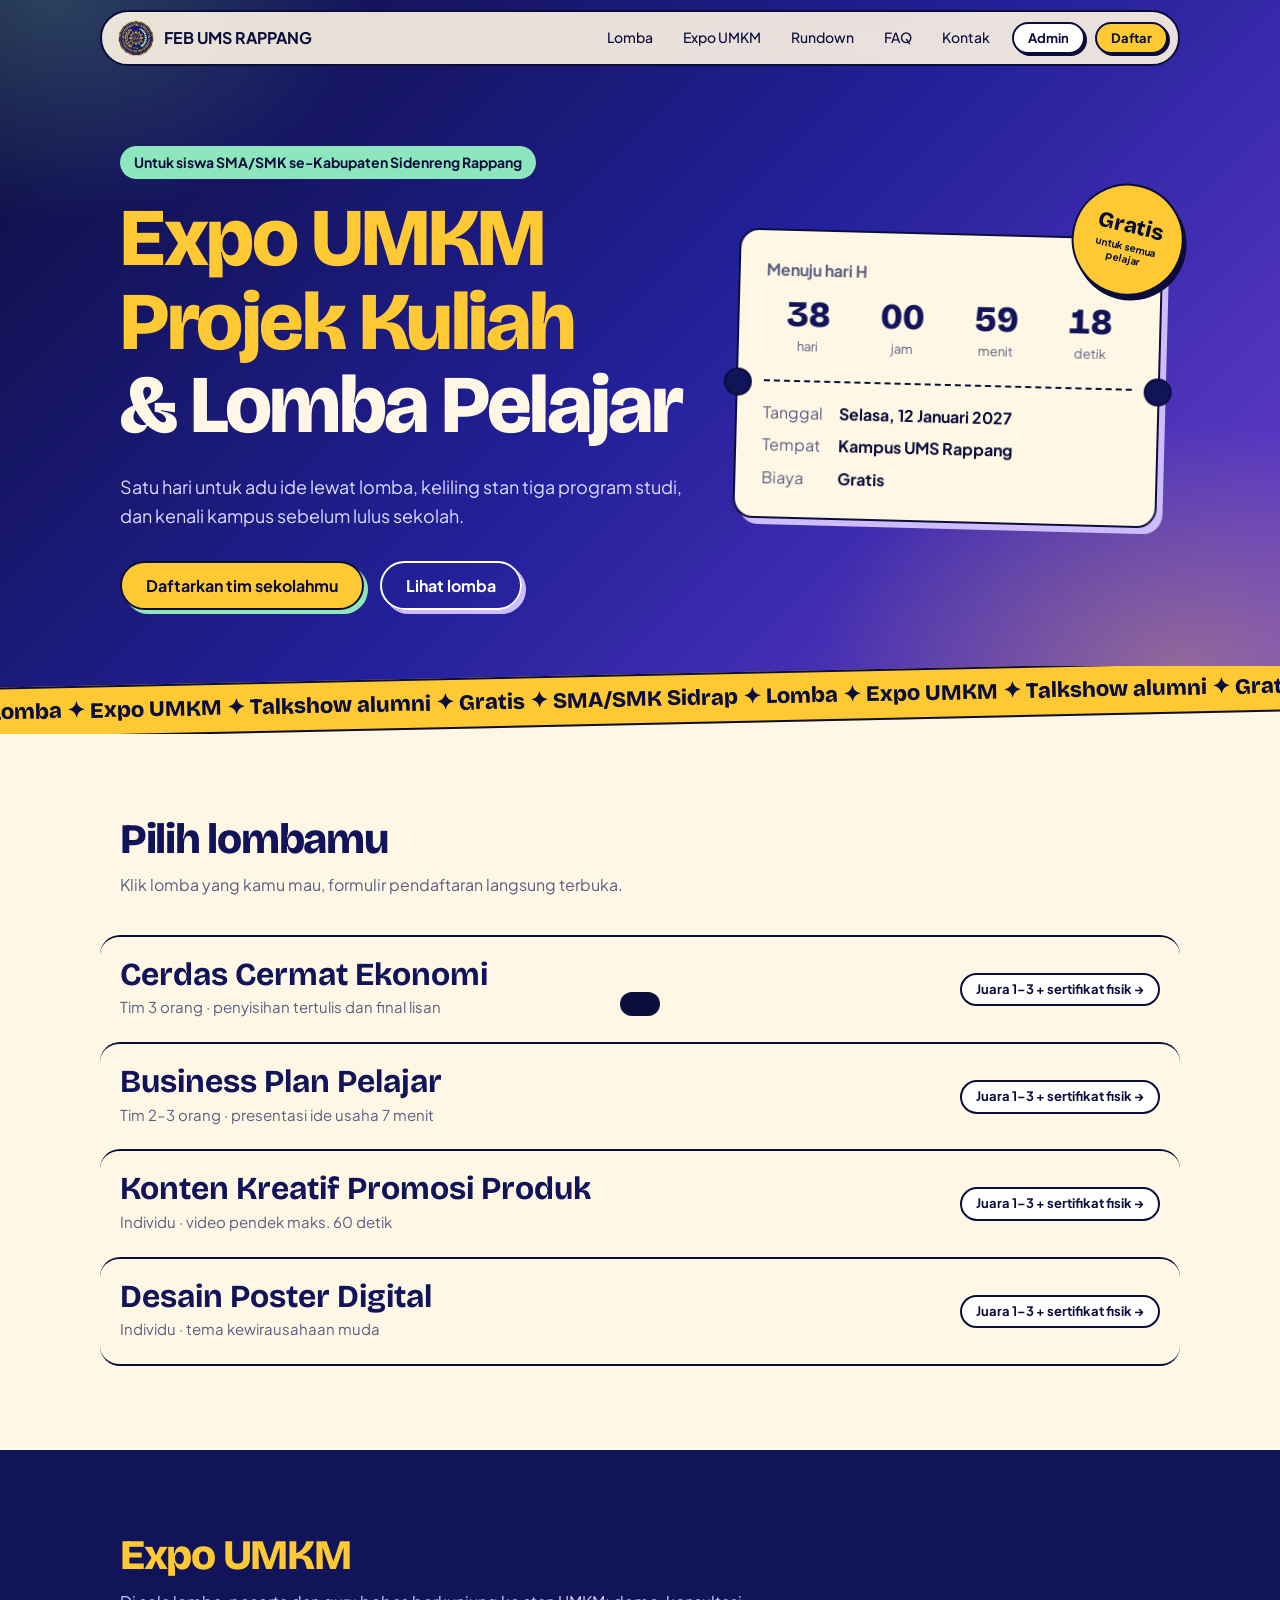
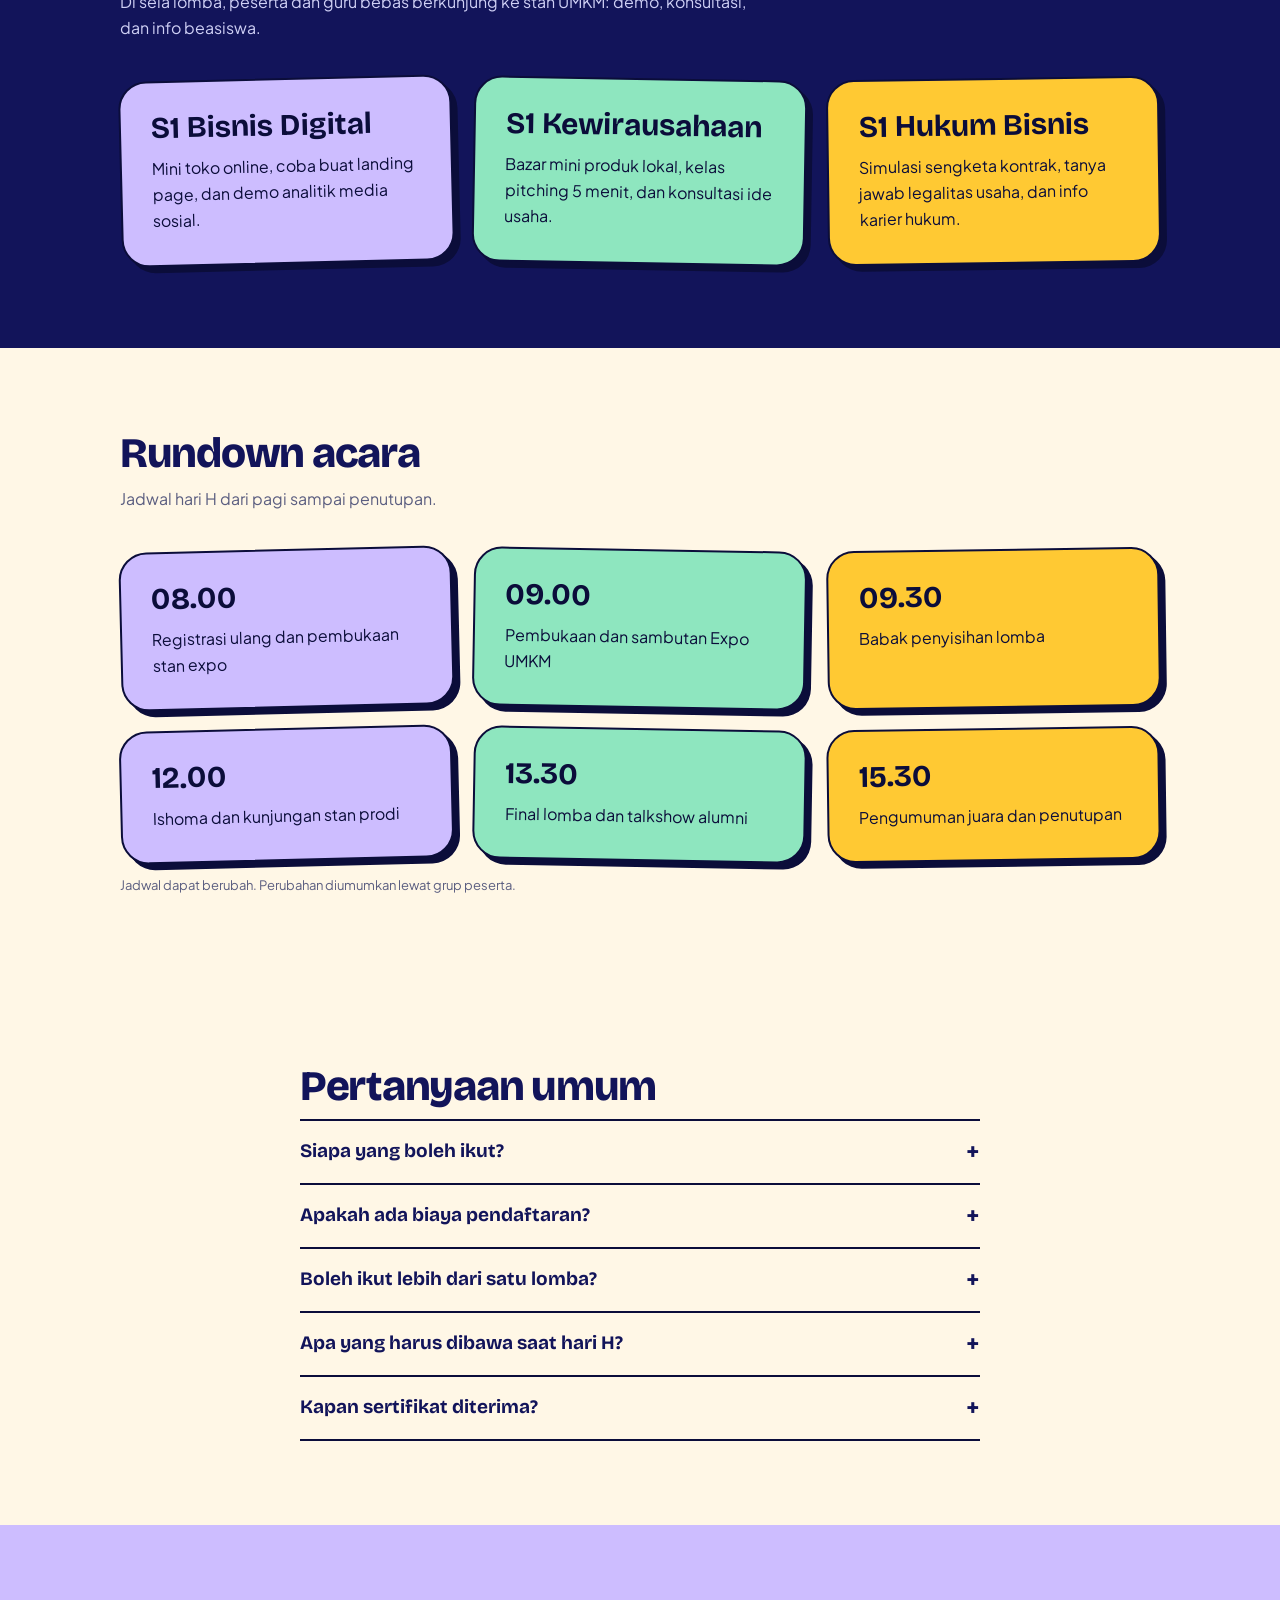
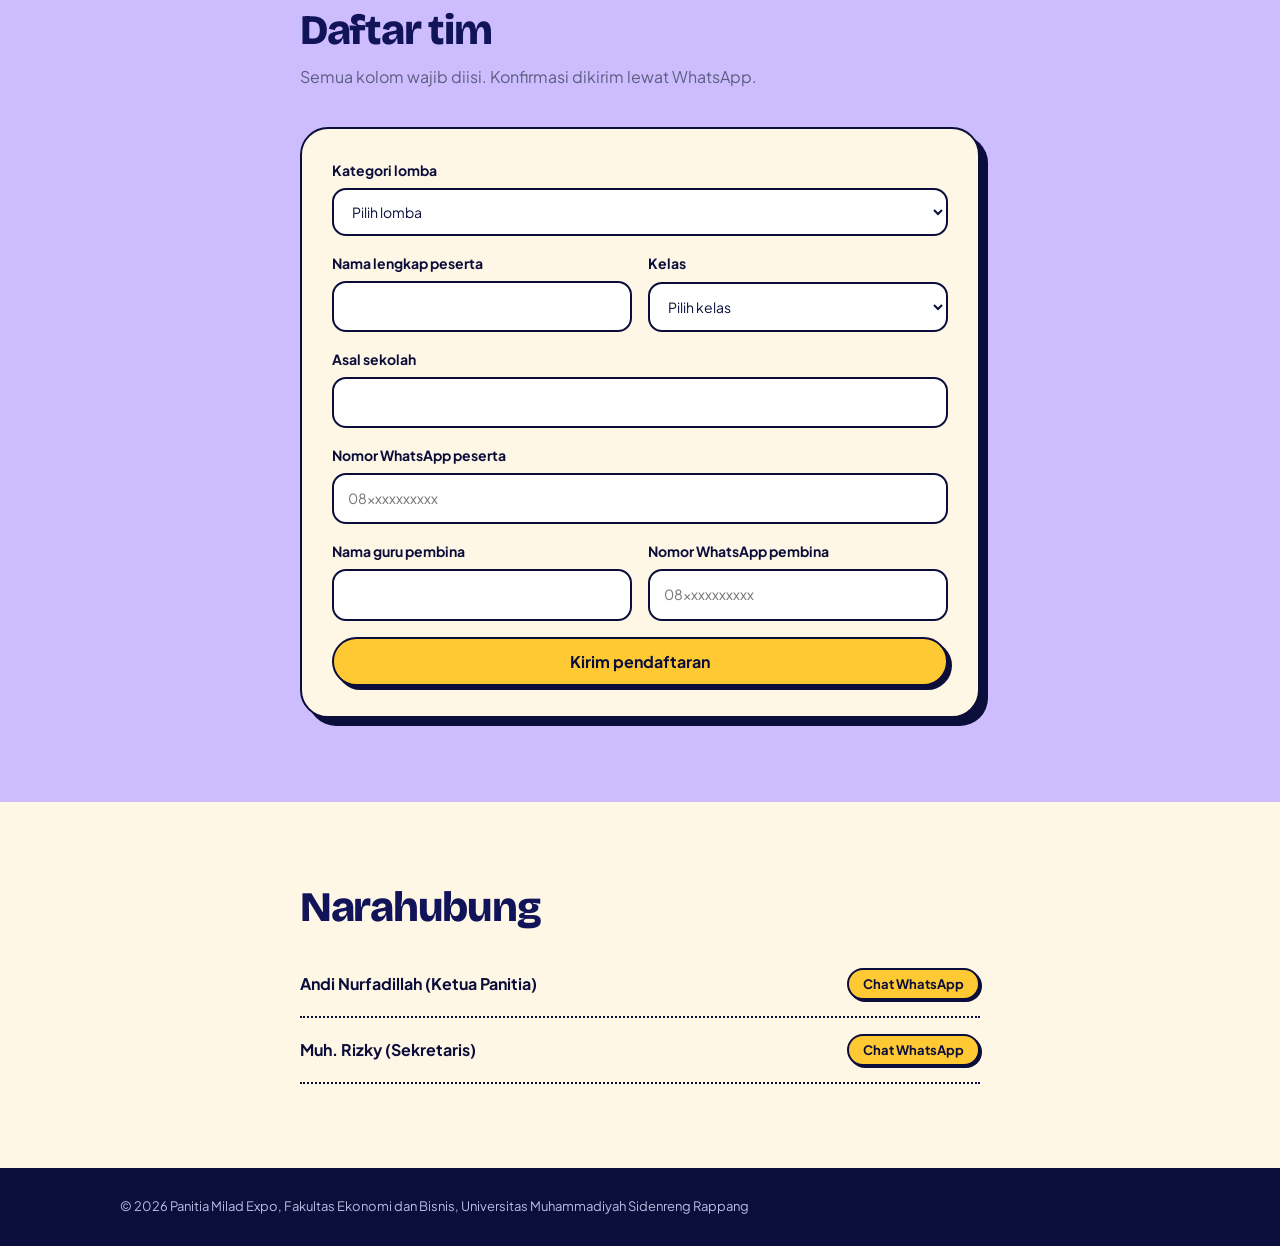
<file: index.html>
<!DOCTYPE html>
<html lang="id">
<head>
<meta charset="UTF-8">
<meta name="viewport" content="width=device-width, initial-scale=1">
<meta name="theme-color" content="#12145a">
<title>Expo UMKM, Projek Kuliah & Lomba Pelajar 2026 | FEB UMS Rappang</title>
<meta name="description" content="Expo UMKM, Projek Kuliah & Lomba Pelajar 2026 | FEB UMS Rappang">
<link rel="preconnect" href="https://fonts.googleapis.com">
<link rel="preconnect" href="https://fonts.gstatic.com" crossorigin>
<link href="https://fonts.googleapis.com/css2?family=Bricolage+Grotesque:wght@600;800&family=Plus+Jakarta+Sans:wght@400;500;700&display=swap" rel="stylesheet">
<link rel="stylesheet" href="css/style.css">
</head>
<body>
<header class="bar">
  <a class="brand" href="#top"><img src="assets/logo_umsr.png" alt="Logo UMS Rappang" width="36" height="36"><span id="namaHima">FEB UMS RAPPANG</span></a>
  <nav id="nav"><a href="#lomba">Lomba</a><a href="#expo">Expo UMKM</a><a href="#rundown">Rundown</a><a href="#faq">FAQ</a><a href="#kontak">Kontak</a></nav>
  <a class="btn btn-sm btn-out" href="admin.html">Admin</a>
  <a class="btn btn-sm" href="#daftar">Daftar</a>
  <button class="menu-btn" id="menuBtn" type="button" aria-label="Buka menu" aria-expanded="false" aria-controls="nav">☰</button>
</header>

<main id="top">
<section class="hero">
  <div class="wrap hero-grid">
    <div>
      <p class="kicker">Untuk siswa SMA/SMK se-Kabupaten Sidenreng Rappang</p>
      <h1><span>Expo UMKM</span><span>Projek Kuliah</span><span class="o">&amp; Lomba Pelajar</span></h1>
      <p class="lead">Satu hari untuk adu ide lewat lomba, keliling stan tiga program studi, dan kenali kampus sebelum lulus sekolah.</p>
      <div class="cta"><a class="btn" href="#daftar">Daftarkan tim sekolahmu</a><a class="btn btn-ghost" href="#lomba">Lihat lomba</a></div>
    </div>
    <aside class="tiket" aria-label="Info acara">
      <div class="stiker" aria-hidden="true">Gratis<small>untuk semua pelajar</small></div>
      <p class="tiket-judul">Menuju hari H</p>
      <div class="cd" id="cd"><div><b id="cdH">00</b>hari</div><div><b id="cdJ">00</b>jam</div><div><b id="cdM">00</b>menit</div><div><b id="cdD">00</b>detik</div></div>
      <dl><dt>Tanggal</dt><dd id="infoTgl">-</dd><dt>Tempat</dt><dd>Kampus UMS Rappang</dd><dt>Biaya</dt><dd>Gratis</dd></dl>
    </aside>
  </div>
</section>

<div class="marquee-wrap"><div class="marquee" aria-hidden="true"><div>Lomba ✦ Expo UMKM ✦ Talkshow alumni ✦ Gratis ✦ SMA/SMK Sidrap ✦ Lomba ✦ Expo UMKM ✦ Talkshow alumni ✦ Gratis ✦ SMA/SMK Sidrap ✦ Lomba ✦ Expo UMKM ✦ Talkshow alumni ✦ Gratis ✦ SMA/SMK Sidrap ✦ Lomba ✦ Expo UMKM ✦ Talkshow alumni ✦ Gratis ✦ SMA/SMK Sidrap ✦ Lomba ✦ Expo UMKM ✦ Talkshow alumni ✦ Gratis ✦ SMA/SMK Sidrap ✦ </div></div></div>

<section id="lomba" class="blok">
  <div class="wrap">
    <h2>Pilih lombamu</h2>
    <p class="sub">Klik lomba yang kamu mau, formulir pendaftaran langsung terbuka.</p>
    <div class="lomba" id="listLomba"></div>
  </div>
</section>

<section id="expo" class="blok gelap">
  <div class="wrap">
    <h2>Expo UMKM</h2>
    <p class="sub">Di sela lomba, peserta dan guru bebas berkunjung ke stan UMKM: demo, konsultasi, dan info beasiswa.</p>
    <div class="prodi" id="listProdi"></div>
  </div>
</section>

<section id="rundown" class="blok">
  <div class="wrap">
    <h2>Rundown acara</h2>
    <p class="sub">Jadwal hari H dari pagi sampai penutupan.</p>
    <div class="prodi" id="listRundown"></div>
    <p class="hint">Jadwal dapat berubah. Perubahan diumumkan lewat grup peserta.</p>
  </div>
</section>

<section id="faq" class="blok">
  <div class="wrap narrow">
    <h2>Pertanyaan umum</h2>
    <div id="listFaq"></div>
  </div>
</section>

<section id="daftar" class="blok kuning">
  <div class="wrap narrow">
    <h2>Daftar tim</h2>
    <p class="sub" id="stDaftar">Semua kolom wajib diisi. Konfirmasi dikirim lewat WhatsApp.</p>

    <div class="form-wrap" id="formWrap">
      <form id="form" novalidate>
        <label>Kategori lomba<select name="lomba" id="selLomba" required></select></label>
        <div class="dua">
          <label><span id="lblNama">Nama lengkap peserta</span><input name="nama" required autocomplete="name"></label>
          <label>Kelas<select name="kelas" required><option value="">Pilih kelas</option><option>X</option><option>XI</option><option>XII</option></select></label>
        </div>
        <label>Asal sekolah<input name="sekolah" required autocomplete="organization"></label>
        <label>Nomor WhatsApp peserta<input name="wa" type="tel" required inputmode="tel" placeholder="08xxxxxxxxxx"></label>
        <div id="boxTim" hidden>
          <label>Anggota tim <span class="hint" id="hintTim"></span><textarea name="anggota" rows="2" placeholder="Contoh: Dinda, Fajar"></textarea></label>
        </div>
        <div class="dua">
          <label>Nama guru pembina<input name="pembina" required></label>
          <label>Nomor WhatsApp pembina<input name="wapembina" type="tel" required inputmode="tel" placeholder="08xxxxxxxxxx"></label>
        </div>
        <input name="catatan" tabindex="-1" autocomplete="off" aria-hidden="true" style="position:absolute;left:-9999px">
        <button class="btn" id="kirim" type="submit">Kirim pendaftaran</button>
      </form>

      <div class="tutup-box" id="tutupBox" hidden>
        <div>
          <h3>Pendaftaran Belum Dibuka</h3>
          <p>Terima kasih atas antusiasmenya. Pendaftaran lomba belum dibuka.</p>
        </div>
      </div>
    </div>
  </div>
</section>


<section id="kontak" class="blok">
  <div class="wrap narrow">
    <h2>Narahubung</h2>
    <ul class="kontak" id="listKontak"></ul>
  </div>
</section>
</main>

<footer><div class="wrap">© 2026 Panitia Milad Expo, Fakultas Ekonomi dan Bisnis, Universitas Muhammadiyah Sidenreng Rappang</div></footer>
<div class="toast" id="toast" role="status" aria-live="polite"></div>
<script src="js/config.js"></script>
<script src="js/main.js"></script>
</body>
</html>
</file>
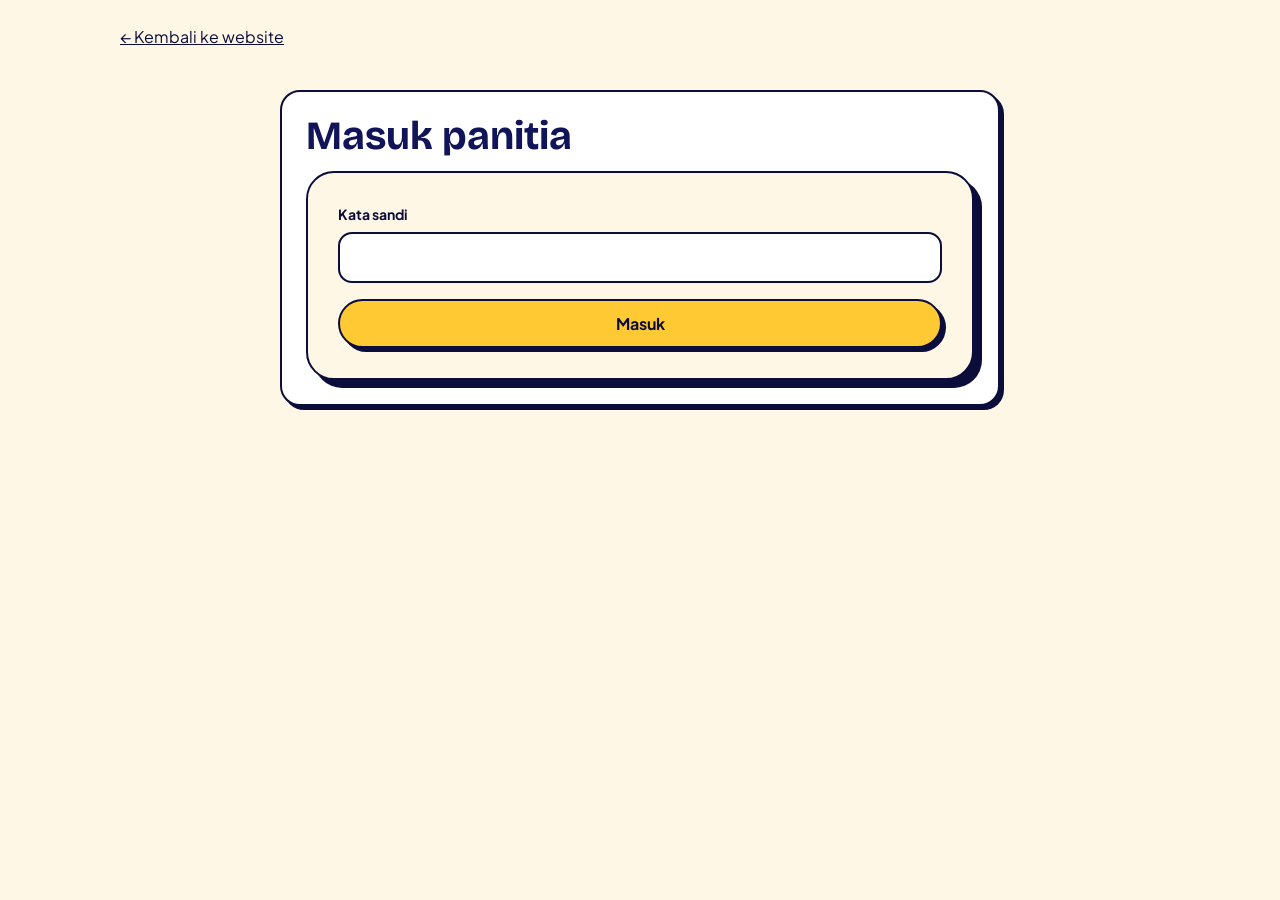
<file: admin.html>
<!DOCTYPE html>
<html lang="id">
<head>
  <meta charset="UTF-8">
  <meta name="viewport" content="width=device-width, initial-scale=1">
  <meta name="theme-color" content="#12145a">
  <title>Panel panitia | Milad Expo 2026</title>
  <meta name="robots" content="noindex">
  <link href="https://fonts.googleapis.com/css2?family=Bricolage+Grotesque:wght@600;800&family=Plus+Jakarta+Sans:wght@400;500;700&display=swap" rel="stylesheet">
  <link rel="stylesheet" href="css/style.css">
</head>
<body class="adm">
<div class="wrap">
  <p class="back"><a href="index.html">← Kembali ke website</a></p>

  <section id="login" class="kartu narrow">
    <h1>Masuk panitia</h1>
    <p class="hint" id="noteLogin" hidden>Mode demo: sandi admin123</p>
    <p class="galat" id="galat" role="alert" hidden></p>
    <form id="fLogin">
      <label>Kata sandi<input type="password" id="pw" required autocomplete="current-password"></label>
      <button class="btn" type="submit">Masuk</button>
    </form>
  </section>

  <section id="dash" hidden>
    <div class="adm-head">
      <h1>Data pendaftar</h1>
      <div>
        <button class="btn btn-sm" id="csv">Unduh CSV</button>
        <button class="btn btn-sm btn-out" id="muat">Segarkan</button>
        <button class="btn btn-sm btn-out" id="keluar">Keluar</button>
      </div>
    </div>
    <p class="hint" id="noteDemo" hidden>Mode demo: data contoh + pendaftaran dari browser ini. Perubahan tersimpan di browser.</p>

    <div class="kartu" style="display:flex;gap:12px;align-items:center;justify-content:space-between;flex-wrap:wrap;margin:12px 0">
  <p id="stBuka" style="margin:0"><b>Status pendaftaran:</b> memuat...</p>
  <button class="btn btn-sm" id="toggleDaftar" type="button">Ubah status</button>
</div>

    <div class="stats" id="stats"></div>
    <div class="dua-kol">
      <div class="kartu"><h2>Per lomba</h2><div id="barLomba"></div></div>
      <div class="kartu"><h2>Sekolah terbanyak</h2><div id="barSekolah"></div></div>
    </div>

    <div class="filter">
      <input id="cari" placeholder="Cari sekolah, peserta, atau pembina" aria-label="Cari">
      <select id="fLomba" aria-label="Filter lomba"></select>
      <select id="fKonf" aria-label="Filter konfirmasi">
        <option value="">Semua pendaftar</option>
        <option value="Belum">Belum dikonfirmasi</option>
        <option value="Sudah">Sudah dikonfirmasi</option>
      </select>
    </div>
    <p class="hint">Tandai "dikonfirmasi" setelah panitia menghubungi peserta lewat WhatsApp. Peserta tidak menerima notifikasi otomatis.</p>
    <p class="hint" id="info"></p>

    <div class="scroll">
      <table class="tb">
        <thead><tr><th>Waktu</th><th>Lomba</th><th>Sekolah</th><th>Peserta</th><th>Konfirmasi</th><th>Aksi</th></tr></thead>
        <tbody id="tbody"></tbody>
      </table>
    </div>
    <button class="btn btn-out more" id="more" type="button" hidden>Tampilkan lagi</button>
  </section>
</div>
<div class="toast" id="toast" role="status"></div>
<script src="js/config.js"></script>
<script src="js/admin.js"></script>
<script>
  // Jika admin.js gagal berjalan (misalnya versi file tidak cocok), tampilkan petunjuk
  window.addEventListener("load", function () {
    if (window.adminSiap) return;
    var g = document.getElementById("galat");
    g.hidden = false;
    g.textContent = "Script admin gagal berjalan. Pastikan admin.html, js/admin.js, dan js/config.js sama-sama versi terbaru, lalu tekan Ctrl+F5. Detail error ada di Console (F12).";
  });
</script>
</body>
</html>
</file>
<file: css/style.css>
/* ==========================================================================
   Milad Expo & Lomba Pelajar 2026 - Stylesheet
   Daftar isi:
   1. Variabel & reset     6. Seksi umum, lomba, kartu
   2. Navbar               7. FAQ, form, kontak, footer
   3. Tombol               8. Admin
   4. Hero                 9. Responsif (tablet, HP) & aksesibilitas
   5. Marquee
   ========================================================================== */

/* ---------- 1. Variabel & reset ---------- */
:root {
  --navy: #12145a;
  --ink: #0b0d3a;
  --cream: #fff7e6;
  --gold: #ffc933;
  --mint: #8ee6bf;
  --lilac: #cdbdff;
  --mut: #5b5e80;
  --r: 20px;
  --sh: 4px 4px 0 var(--ink);
}

* {
  box-sizing: border-box;
  margin: 0;
  padding: 0;
}
html {
  scroll-behavior: smooth;
  scroll-padding-top: 90px;
}
body {
  font:
    16px/1.65 "Plus Jakarta Sans",
    system-ui,
    sans-serif;
  color: var(--ink);
  background: var(--cream);
  overflow-x: clip;
}
img {
  max-width: 100%;
}
h1,
h2,
h3 {
  font-family: "Bricolage Grotesque", system-ui, sans-serif;
  line-height: 1.02;
}
a {
  color: inherit;
}
[hidden] {
  display: none !important;
}
:focus-visible {
  outline: 3px solid var(--gold);
  outline-offset: 3px;
}

.wrap {
  max-width: 1080px;
  margin: 0 auto;
  padding: 0 20px;
}
.narrow {
  max-width: 720px;
}
.hint {
  font-size: 13px;
  font-weight: 400;
  color: var(--mut);
}
p.hint {
  margin-top: 14px;
}
.chip {
  display: inline-block;
  background: #fff;
  color: var(--ink);
  border: 2px solid var(--ink);
  font-weight: 700;
  font-size: 13px;
  padding: 4px 14px;
  border-radius: 99px;
}

/* ---------- 2. Navbar ---------- */
.bar {
  position: sticky;
  top: 10px;
  z-index: 20;
  display: flex;
  align-items: center;
  gap: 10px;
  width: min(1080px, calc(100% - 24px));
  margin: 10px auto;
  padding: 8px 10px 8px 16px;
  background: rgba(255, 247, 230, 0.9);
  backdrop-filter: blur(10px);
  border: 2px solid var(--ink);
  border-radius: 99px;
}
.brand {
  display: flex;
  align-items: center;
  gap: 10px;
  margin-right: auto;
  font-weight: 700;
  text-decoration: none;
}
.brand img {
  height: 36px;
  width: 36px;
  object-fit: contain;
}
.bar nav {
  display: flex;
  gap: 6px;
}
.bar nav a {
  padding: 6px 12px;
  font-size: 14px;
  font-weight: 500;
  text-decoration: none;
  border-radius: 99px;
}
.bar nav a:hover {
  background: var(--lilac);
}
.menu-btn {
  display: none;
}

/* ---------- 3. Tombol ---------- */
.btn {
  display: inline-block;
  background: var(--gold);
  color: var(--ink);
  font:
    700 16px "Plus Jakarta Sans",
    sans-serif;
  padding: 12px 24px;
  border: 2px solid var(--ink);
  border-radius: 99px;
  box-shadow: var(--sh);
  cursor: pointer;
  text-decoration: none;
  transition:
    transform 0.15s,
    box-shadow 0.15s;
}
.btn:hover {
  transform: translate(2px, 2px);
  box-shadow: 2px 2px 0 var(--ink);
}
.btn:disabled {
  opacity: 0.6;
  cursor: not-allowed;
}
.btn-sm {
  padding: 6px 14px;
  font-size: 13px;
  box-shadow: 2px 2px 0 var(--ink);
}
.btn-out {
  background: #fff;
}
.btn-ghost {
  background: transparent;
  color: #fff;
  border-color: #fff;
  box-shadow: 4px 4px 0 var(--mint);
}
.hero .btn {
  box-shadow: 4px 4px 0 var(--mint);
}
.hero .btn-ghost {
  box-shadow: 4px 4px 0 var(--lilac);
}

/* ---------- 4. Hero ---------- */
.hero {
  position: relative;
  margin-top: -80px;
  padding: 150px 0 90px;
  color: #fff;
  overflow: hidden;
  background-color: var(--navy);
  background-image:
    radial-gradient(520px 360px at 92% 96%, rgba(255, 201, 51, 0.32), transparent 70%),
    radial-gradient(460px 320px at 4% 0%, rgba(142, 230, 191, 0.24), transparent 70%),
    linear-gradient(135deg, #0b0d3a 0%, #23209a 52%, #6a3fd0 100%),
    url("data:image/svg+xml,%3Csvg xmlns='http://www.w3.org/2000/svg' width='160' height='160'%3E%3Cfilter id='n'%3E%3CfeTurbulence baseFrequency='.8' numOctaves='2'/%3E%3C/filter%3E%3Crect width='160' height='160' filter='url(%23n)' opacity='.12'/%3E%3C/svg%3E");
}
.hero-grid {
  position: relative;
  display: grid;
  gap: 44px;
  align-items: center;
}
.kicker {
  display: inline-block;
  background: var(--mint);
  color: var(--ink);
  font-size: 14px;
  font-weight: 700;
  padding: 5px 14px;
  margin-bottom: 18px;
  border-radius: 99px;
}
.lead {
  max-width: 44ch;
  margin: 24px 0 30px;
  font-size: 18px;
  color: #dcdcff;
}
.cta {
  display: flex;
  gap: 16px;
  flex-wrap: wrap;
}

/* Judul hero: tiap baris bereaksi saat disorot kursor */
.hero h1 {
  font-size: clamp(40px, 6.4vw, 92px);
  font-weight: 800;
  letter-spacing: -0.03em;
  animation: naik 0.8s ease both;
}
.hero h1 span {
  display: block;
  width: fit-content;
  color: var(--gold);
  cursor: default;
  transition:
    transform 0.3s cubic-bezier(0.2, 0.8, 0.2, 1),
    color 0.3s,
    text-shadow 0.3s;
}
.hero h1 .o {
  color: var(--cream);
}
.hero h1 span:hover {
  transform: translateX(14px) rotate(-1.5deg) scale(1.04);
  color: var(--cream);
  text-shadow:
    4px 4px 0 var(--gold),
    8px 8px 0 var(--mint);
}
.hero h1 .o:hover {
  color: var(--mint);
  text-shadow: 4px 4px 0 var(--lilac);
}
@keyframes naik {
  from {
    opacity: 0;
    transform: translateY(28px);
  }
}

/* Stiker "Gratis" */
.stiker {
  position: absolute;
  right: -14px;
  top: -44px;
  z-index: 2;
  width: 112px;
  height: 112px;
  display: flex;
  flex-direction: column;
  align-items: center;
  justify-content: center;
  text-align: center;
  font:
    800 22px "Bricolage Grotesque",
    sans-serif;
  line-height: 1;
  color: var(--ink);
  background: var(--gold);
  border: 2px solid var(--ink);
  border-radius: 50%;
  box-shadow: var(--sh);
  transform: rotate(12deg);
}
.stiker small {
  max-width: 70px;
  margin-top: 4px;
  font:
    700 10px "Plus Jakarta Sans",
    sans-serif;
}

/* Tiket info + hitung mundur */
.tiket {
  position: relative;
  padding: 26px;
  color: var(--ink);
  background: var(--cream);
  border: 2px solid var(--ink);
  border-radius: var(--r);
  box-shadow: 6px 6px 0 var(--lilac);
  transform: rotate(1.5deg);
}
.tiket-judul {
  margin-bottom: 10px;
  font-weight: 700;
  color: var(--mut);
}
.cd {
  display: grid;
  grid-template-columns: repeat(4, 1fr);
  gap: 8px;
  margin-bottom: 22px;
  text-align: center;
  font-size: 13px;
  color: var(--mut);
}
.cd b {
  display: block;
  font:
    800 36px "Bricolage Grotesque",
    sans-serif;
  color: var(--navy);
  font-variant-numeric: tabular-nums;
}
.tiket dl {
  position: relative;
  display: grid;
  grid-template-columns: auto 1fr;
  gap: 6px 16px;
  padding-top: 18px;
  border-top: 2px dashed var(--ink);
}
.tiket dl::before,
.tiket dl::after {
  content: "";
  position: absolute;
  top: -13px;
  width: 24px;
  height: 24px;
  background: var(--navy);
  border: 2px solid var(--ink);
  border-radius: 50%;
}
.tiket dl::before {
  left: -40px;
}
.tiket dl::after {
  right: -40px;
}
.tiket dt {
  color: var(--mut);
}
.tiket dd {
  font-weight: 700;
}

/* ---------- 5. Marquee ---------- */
.marquee-wrap {
  position: relative;
  z-index: 3;
  margin-top: -34px;
  padding: 8px 0;
  overflow: hidden;
}
.marquee {
  margin: 0 -10px;
  padding: 10px 0;
  overflow: hidden;
  background: var(--gold);
  border-block: 2px solid var(--ink);
  transform: rotate(-1.2deg);
}
.marquee div {
  display: inline-block;
  white-space: nowrap;
  font:
    800 22px "Bricolage Grotesque",
    sans-serif;
  animation: geser 28s linear infinite;
}
@keyframes geser {
  to {
    transform: translateX(-50%);
  }
}

/* ---------- 6. Seksi umum, lomba, kartu ---------- */
.blok {
  padding: 84px 0;
}
.blok h2 {
  margin-bottom: 12px;
  font-size: clamp(28px, 4.6vw, 42px);
  font-weight: 800;
  letter-spacing: -0.03em;
  color: var(--navy);
}
.sub {
  max-width: 54ch;
  margin-bottom: 36px;
  color: var(--mut);
}
.gelap {
  background: var(--navy);
  color: #fff;
}
.gelap h2 {
  color: var(--gold);
}
.gelap .sub {
  color: #cfd0f5;
}
.kuning {
  background: var(--lilac);
}

/* Daftar lomba (tiap baris = tautan ke form) */
.lomba a {
  display: flex;
  justify-content: space-between;
  align-items: center;
  flex-wrap: wrap;
  gap: 16px;
  margin: 0 -20px;
  padding: 22px 20px;
  color: inherit;
  text-decoration: none;
  border-top: 2px solid var(--ink);
  border-radius: var(--r);
  transition:
    background 0.25s,
    transform 0.25s;
}
.lomba a:last-child {
  border-bottom: 2px solid var(--ink);
}
.lomba a:hover {
  background: var(--mint);
  transform: translateX(8px);
}
.lomba h3 {
  margin-bottom: 4px;
  font-size: clamp(22px, 3.4vw, 32px);
  color: var(--navy);
}
.lomba p {
  font-size: 15px;
  color: var(--mut);
}
.lomba .chip {
  white-space: nowrap;
}

/* Kartu berwarna: dipakai untuk prodi dan rundown */
.prodi {
  display: grid;
  gap: 20px;
}
.prodi article {
  padding: 30px;
  color: var(--ink);
  border: 2px solid var(--ink);
  border-radius: 28px;
  box-shadow: 6px 6px 0 var(--ink);
  transition: transform 0.25s;
}
.prodi article:nth-child(3n + 1) {
  background: var(--lilac);
  transform: rotate(-1.4deg);
}
.prodi article:nth-child(3n + 2) {
  background: var(--mint);
  transform: rotate(1deg);
}
.prodi article:nth-child(3n) {
  background: var(--gold);
  transform: rotate(-0.8deg);
}
.prodi article:hover {
  transform: rotate(0) translateY(-6px);
}
.prodi h3 {
  margin-bottom: 12px;
  font-size: 30px;
}

/* ---------- 7. FAQ, form, kontak, footer ---------- */
details {
  padding: 18px 0;
  border-top: 2px solid var(--ink);
}
details:last-child {
  border-bottom: 2px solid var(--ink);
}
summary {
  display: flex;
  justify-content: space-between;
  gap: 12px;
  font:
    700 19px "Bricolage Grotesque",
    sans-serif;
  color: var(--navy);
  list-style: none;
  cursor: pointer;
}
summary::-webkit-details-marker {
  display: none;
}
summary::after {
  content: "+";
  font-size: 26px;
  line-height: 1;
  transition: transform 0.2s;
}
details[open] summary::after {
  transform: rotate(45deg);
}
details p {
  max-width: 60ch;
  margin-top: 10px;
  color: var(--mut);
}

form {
  display: grid;
  gap: 16px;
  padding: 30px;
  background: var(--cream);
  border: 2px solid var(--ink);
  border-radius: 28px;
  box-shadow: 8px 8px 0 var(--ink);
}
.dua {
  display: grid;
  gap: 16px;
}
label {
  display: grid;
  gap: 6px;
  font-size: 14px;
  font-weight: 700;
}
input,
select,
textarea {
  width: 100%;
  padding: 12px 14px;
  font: inherit;
  font-weight: 400;
  color: var(--ink);
  background: #fff;
  border: 2px solid var(--ink);
  border-radius: 14px;
}
input:focus,
select:focus,
textarea:focus {
  outline: 3px solid var(--gold);
  outline-offset: 1px;
}
textarea {
  resize: vertical;
}

.kontak {
  margin-top: 24px;
  list-style: none;
}
.kontak li {
  display: flex;
  justify-content: space-between;
  align-items: center;
  flex-wrap: wrap;
  gap: 12px;
  padding: 16px 0;
  border-bottom: 2px dotted var(--ink);
}

footer {
  padding: 28px 0;
  font-size: 13px;
  color: #b9bce0;
  background: var(--ink);
}
.flink {
  font-weight: 700;
  color: var(--gold);
}

.toast {
  position: fixed;
  left: 50%;
  bottom: 24px;
  z-index: 30;
  max-width: calc(100% - 32px);
  padding: 12px 20px;
  color: #fff;
  background: var(--ink);
  border-radius: 99px;
  transform: translate(-50%, 140px);
  transition: transform 0.3s;
}
.toast.show {
  transform: translate(-50%, 0);
}

/* ---------- 8. Admin ---------- */
.adm {
  min-height: 100vh;
  padding: 24px 0 60px;
  background: var(--cream);
}
.adm h1 {
  font-size: clamp(28px, 4vw, 40px);
  color: var(--navy);
}
.adm h2 {
  margin-bottom: 12px;
  font-size: 20px;
  color: var(--navy);
}
.galat {
  padding: 10px 14px;
  font-weight: 700;
  color: #7a0b0b;
  background: #ffd9d9;
  border: 2px solid var(--ink);
  border-radius: 14px;
}
.back {
  margin-bottom: 18px;
}
.kartu {
  display: grid;
  align-content: start;
  gap: 14px;
  padding: 24px;
  background: #fff;
  border: 2px solid var(--ink);
  border-radius: var(--r);
  box-shadow: var(--sh);
}
#login {
  margin: 40px auto;
}
.adm-head {
  display: flex;
  justify-content: space-between;
  align-items: center;
  flex-wrap: wrap;
  gap: 12px;
  margin-bottom: 14px;
}

.stats {
  display: grid;
  grid-template-columns: repeat(2, 1fr);
  gap: 14px;
  margin: 18px 0;
}
.stat {
  padding: 16px;
  font-weight: 700;
  background: var(--gold);
  border: 2px solid var(--ink);
  border-radius: var(--r);
  box-shadow: var(--sh);
}
.stat:nth-child(2) {
  background: var(--lilac);
}
.stat:nth-child(3) {
  background: var(--mint);
}
.stat:nth-child(4) {
  background: #fff;
}
.stat b {
  display: block;
  font:
    800 40px "Bricolage Grotesque",
    sans-serif;
  line-height: 1;
}

.dua-kol {
  display: grid;
  gap: 16px;
  margin-bottom: 22px;
}
.bb {
  display: grid;
  grid-template-columns: 1fr 1.4fr 28px;
  align-items: center;
  gap: 10px;
  font-size: 13px;
}
.bb i {
  height: 12px;
  border-radius: 99px;
  background: linear-gradient(90deg, var(--navy) var(--w), #e8e6f5 var(--w));
}
.bb b {
  text-align: right;
}

.filter {
  display: grid;
  gap: 10px;
  margin-bottom: 14px;
}
.scroll {
  overflow-x: auto;
  background: #fff;
  border: 2px solid var(--ink);
  border-radius: var(--r);
}
.tb {
  width: 100%;
  border-collapse: collapse;
  font-size: 14px;
}
.tb th,
.tb td {
  padding: 12px 14px;
  text-align: left;
  vertical-align: top;
  border-bottom: 1px solid #ece9f7;
}
.tb th {
  color: #fff;
  white-space: nowrap;
  background: var(--navy);
}
.tb td small {
  display: block;
  color: var(--mut);
}
.pil {
  display: inline-block;
  margin: 6px 6px 0 0;
  padding: 2px 10px;
  font: 700 12px/1.6 "Plus Jakarta Sans", sans-serif;
  font-style: normal;
  background: var(--gold);
  border: 2px solid var(--ink);
  border-radius: 99px;
}
.pil.ok {
  background: var(--mint);
}
.rgk {
  display: none;
}
.more {
  display: block;
  margin: 16px auto 0;
}
.aks {
  display: flex;
  flex-wrap: wrap;
  gap: 6px;
  min-width: 230px;
}


/* ---------- 9. Responsif & aksesibilitas ---------- */

/* Tablet ke atas */
@media (min-width: 760px) {
  .hero-grid {
    grid-template-columns: 1.35fr 1fr;
  }
  .stiker {
    top: -56px;
    right: -22px;
  }
  .prodi {
    grid-template-columns: repeat(3, 1fr);
  }
  .dua {
    grid-template-columns: 1fr 1fr;
  }
  .stats {
    grid-template-columns: repeat(4, 1fr);
  }
  .dua-kol {
    grid-template-columns: 1fr 1fr;
  }
  .filter {
    grid-template-columns: 2fr 1fr 1fr;
  }
}

/* HP */
@media (max-width: 700px) {
  .bar {
    gap: 8px;
    padding: 6px 8px 6px 12px;
  }
  .bar nav {
    display: none;
  }
  .bar nav.open {
    position: absolute;
    top: calc(100% + 8px);
    left: 0;
    right: 0;
    display: flex;
    flex-direction: column;
    gap: 2px;
    padding: 10px;
    background: var(--cream);
    border: 2px solid var(--ink);
    border-radius: var(--r);
    box-shadow: var(--sh);
  }
  .bar nav.open a {
    padding: 12px 14px;
    font-size: 16px;
  }
  .menu-btn {
    display: grid;
    place-items: center;
    flex: none;
    width: 40px;
    height: 40px;
    font-size: 20px;
    line-height: 1;
    color: var(--ink);
    background: #fff;
    border: 2px solid var(--ink);
    border-radius: 50%;
    cursor: pointer;
  }
  .btn {
    padding: 12px 20px;
  }
  .btn-sm {
    padding: 10px 14px;
  }

  .hero {
    padding: 108px 0 60px;
  }
  .stiker {
    top: -40px;
    right: 4px;
    width: 84px;
    height: 84px;
    font-size: 17px;
  }
  .lead {
    margin: 18px 0 24px;
    font-size: 16px;
  }
  .cta .btn {
    flex: 1;
    text-align: center;
  }
  .tiket {
    padding: 20px;
    transform: none;
  }
  .tiket dl::before,
  .tiket dl::after {
    display: none;
  }
  .cd b {
    font-size: 30px;
  }
  .marquee-wrap {
    margin-top: -26px;
  }
  .marquee div {
    font-size: 18px;
  }

  .blok {
    padding: 60px 0;
  }
  .sub {
    margin-bottom: 26px;
  }
  .lomba a {
    margin: 0;
    padding: 18px 12px;
  }
  .prodi article {
    padding: 22px;
    transform: none !important;
  }
  .prodi h3 {
    font-size: 26px;
  }
  form {
    padding: 20px;
    box-shadow: 5px 5px 0 var(--ink);
  }
  .kontak li {
    flex-direction: column;
    align-items: flex-start;
  }

  /* Admin: tabel berubah jadi kartu per pendaftar */
  .adm-head .btn {
    flex: 1;
  }
  .scroll {
    overflow: visible;
    background: none;
    border: 0;
  }
  .tb,
  .tb tbody,
  .tb tr,
  .tb td {
    display: block;
    width: 100%;
  }
  .tb thead {
    display: none;
  }
  .tb tr {
    margin-bottom: 16px;
    padding: 12px 14px;
    background: #fff;
    border: 2px solid var(--ink);
    border-radius: var(--r);
    box-shadow: var(--sh);
  }
  .tb td {
    padding: 6px 0;
    border: 0;
  }
  .tb td::before {
    display: block;
    font-size: 11px;
    font-weight: 700;
    letter-spacing: 0.04em;
    text-transform: uppercase;
    color: var(--mut);
  }
  .tb td:nth-child(2)::before {
    content: "Waktu";
  }
  .tb td:nth-child(3)::before {
    content: "Lomba";
  }
  .tb td:nth-child(4)::before {
    content: "Sekolah";
  }
  .tb td:nth-child(5)::before {
    content: "Peserta";
  }
  .tb td:nth-child(6)::before {
    content: "Konfirmasi";
  }
  .tb td:nth-child(7)::before {
    content: "Aksi";
  }
  .tb td[colspan]::before {
    display: none;
  }
  /* Daftar ringkas: ketuk kartu untuk membuka detail */
  .tb tr {
    margin-bottom: 10px;
    padding: 10px 14px;
  }
  .tb tr:not(.buka) td:not(.rgk) {
    display: none;
  }
  .tb td.rgk::before {
    display: none;
  }
  .rgk {
    position: relative;
    padding-right: 26px;
    cursor: pointer;
  }
  .rgk::after {
    content: "▾";
    position: absolute;
    top: 4px;
    right: 2px;
    font-size: 18px;
  }
  .tb tr.buka .rgk::after {
    content: "▴";
  }
  .rgk b {
    display: block;
    font-size: 16px;
  }
  .rgk span {
    display: block;
    font-size: 13px;
    color: var(--mut);
  }
  .aks {
    min-width: 0;
  }
}

/* HP sangat kecil */
@media (max-width: 420px) {
  .bar {
    gap: 6px;
  }
  .brand {
    min-width: 0;
    gap: 8px;
  }
  .brand img {
    flex: none;
  }
  .brand span {
    overflow: hidden;
    font-size: 14px;
    white-space: nowrap;
    text-overflow: ellipsis;
  }
  .bar .btn-sm {
    padding: 8px 11px;
    font-size: 13px;
  }
  .menu-btn {
    width: 38px;
    height: 38px;
  }
  .bb {
    grid-template-columns: 1fr 1fr 24px;
  }
}

/* Layar sentuh: matikan efek hover yang bergeser */
@media (hover: none) {
  .lomba a:hover {
    transform: none;
  }
  .hero h1 span:hover {
    transform: none;
  }
}

/* Hormati pengguna yang mengurangi animasi */
@media (prefers-reduced-motion: reduce) {
  * {
    animation: none !important;
    transition: none !important;
  }
  html {
    scroll-behavior: auto;
  }
}

.form-wrap { position: relative; }
.form-wrap.tertutup form { filter: blur(4px); opacity: .5; pointer-events: none; user-select: none; }
.tutup-box { position: absolute; inset: 0; display: flex; align-items: center; justify-content: center; padding: 16px; z-index: 2; }
.tutup-box[hidden] { display: none; }
.tutup-box > div { background: #fff; color: #12145a; border-left: 6px solid #ffc928; border-radius: 16px; padding: 20px 24px; max-width: 420px; text-align: center; box-shadow: 0 20px 40px rgba(0,0,0,.2); }
.tutup-box h3 { margin: 0 0 6px; }
.tutup-box p { margin: 0; }
</file>
